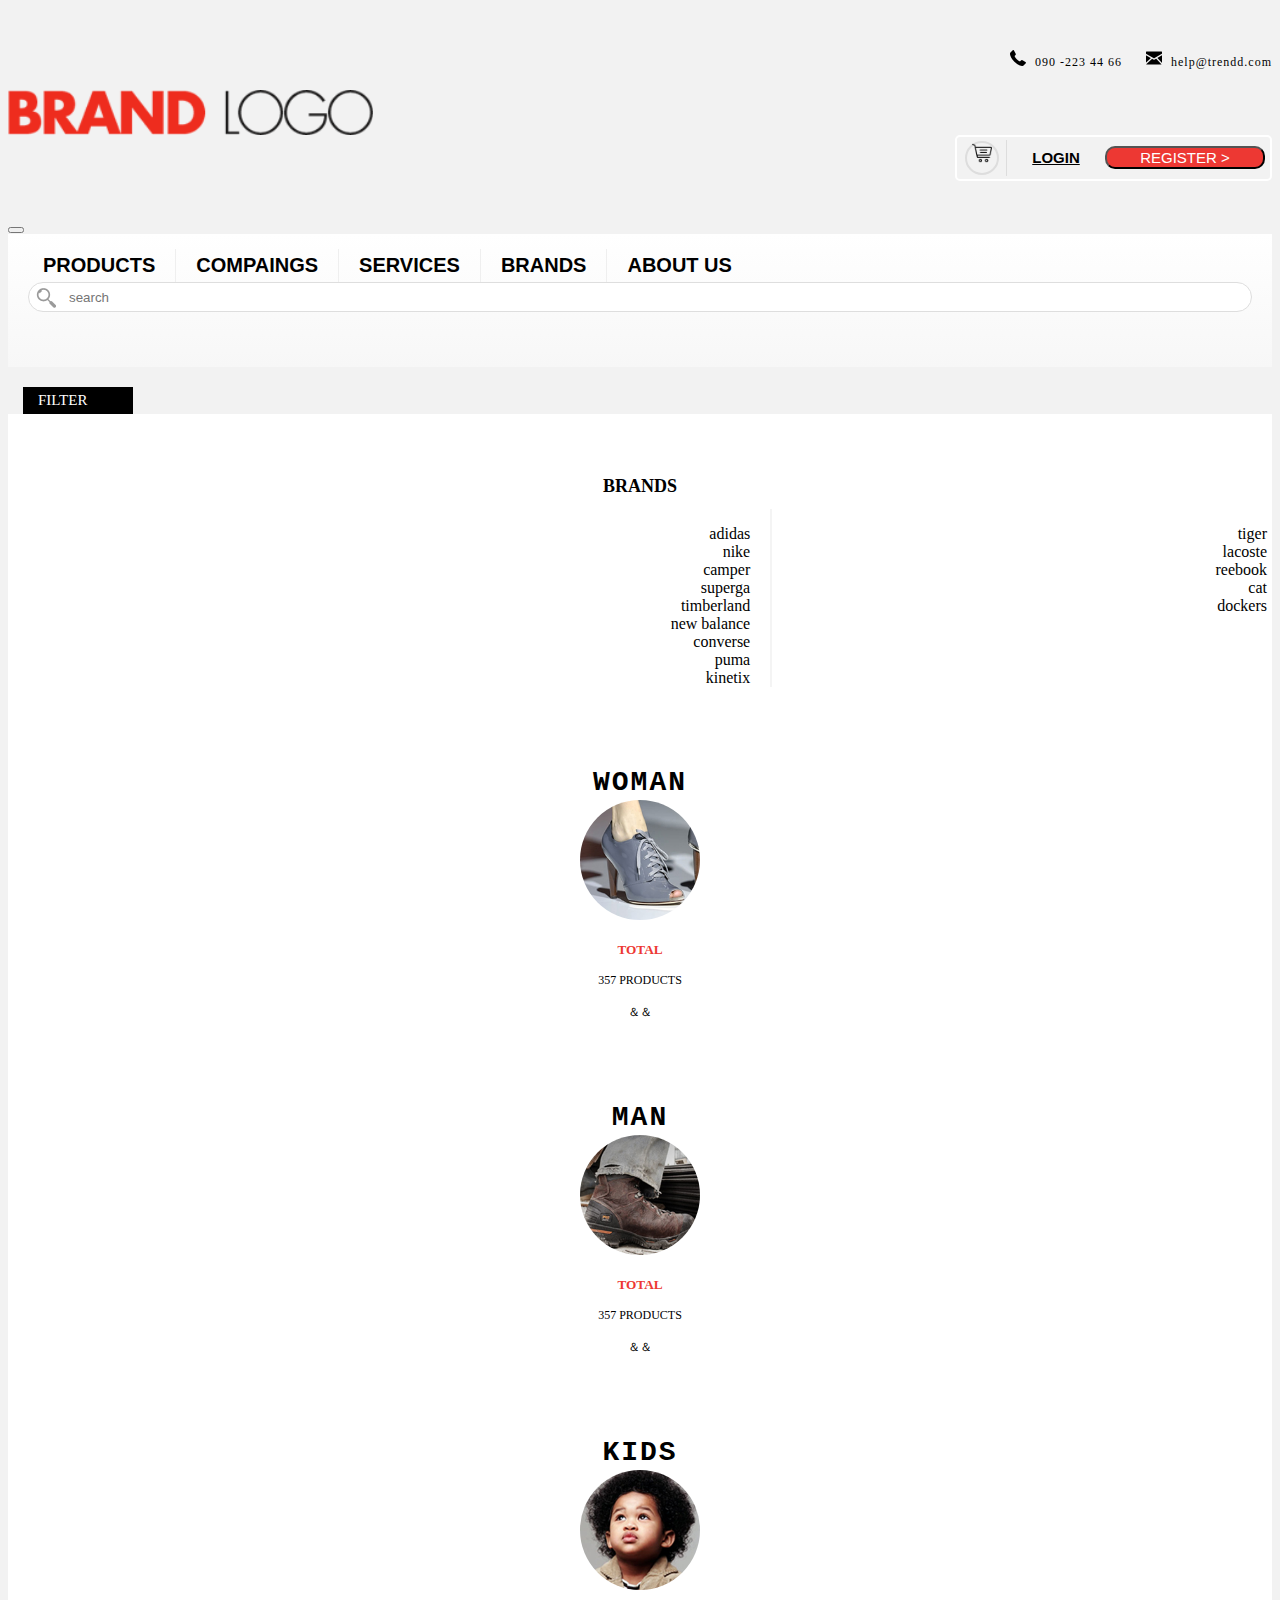
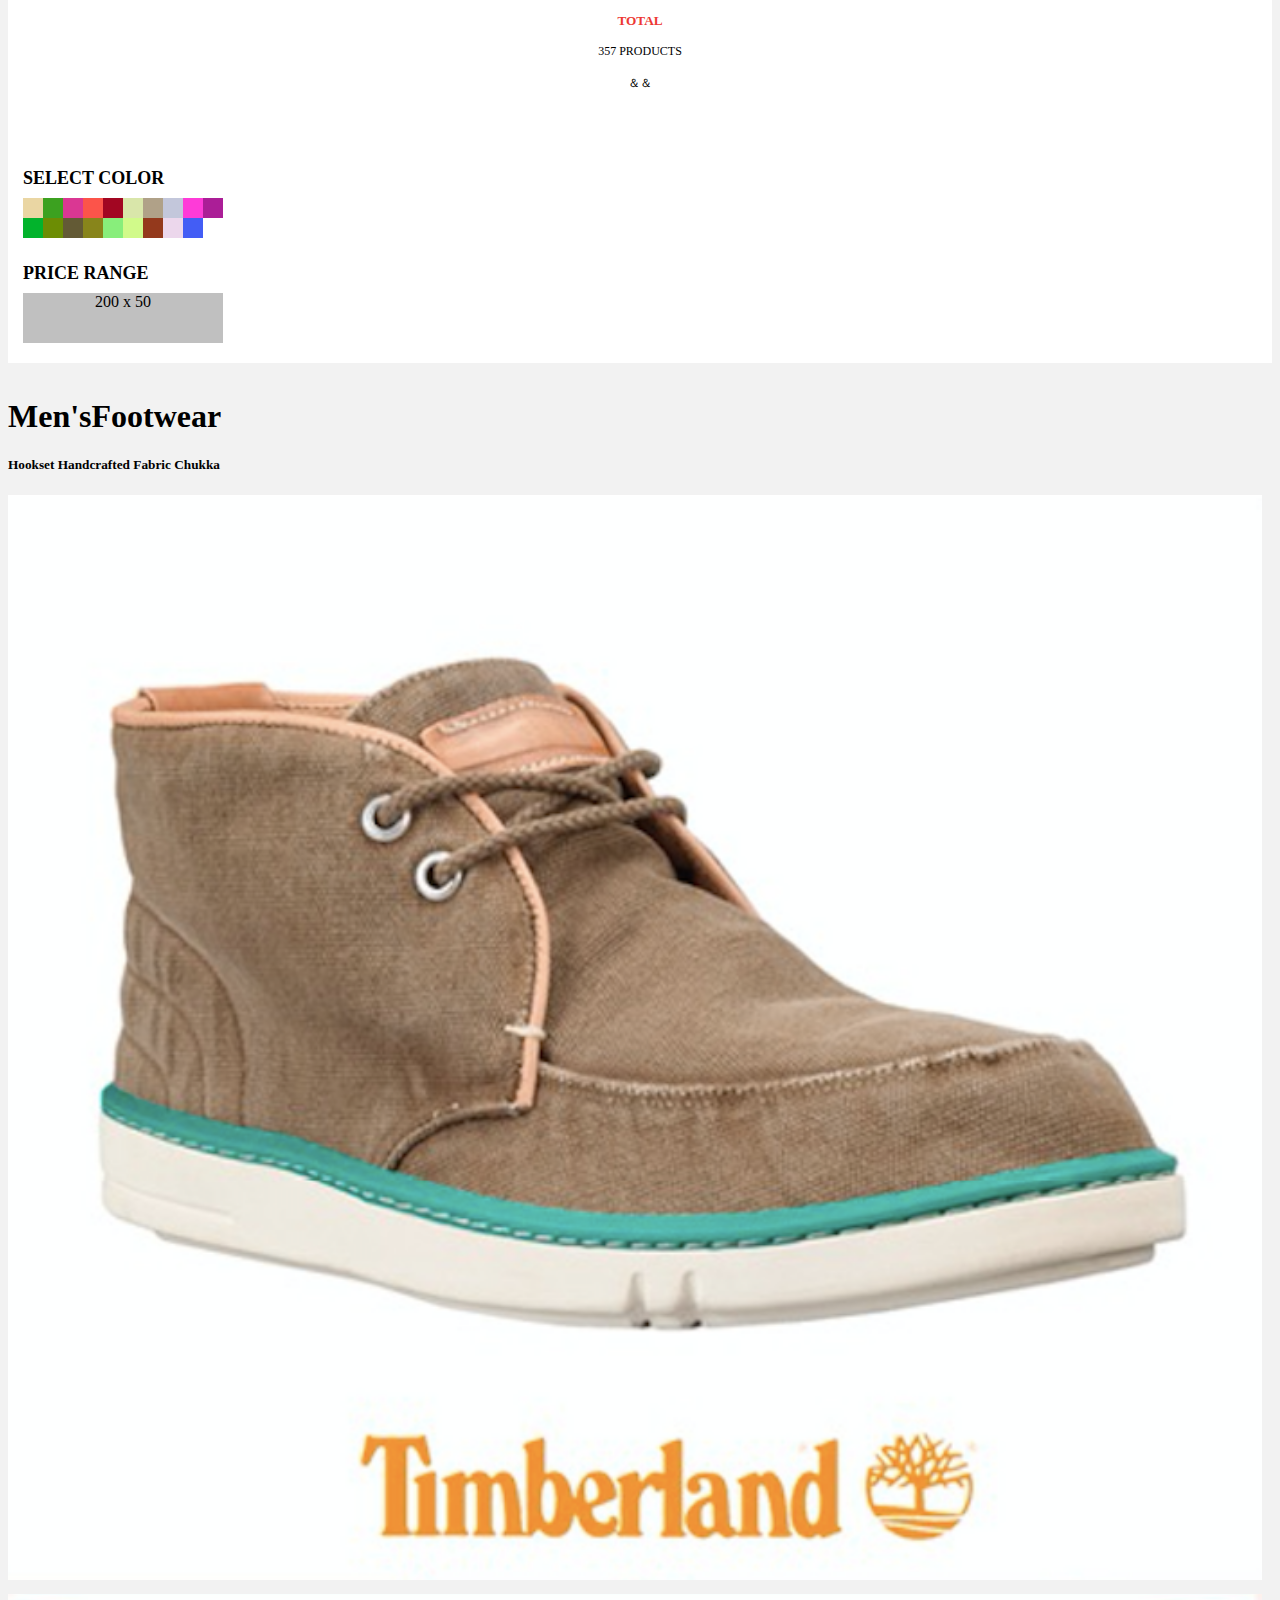
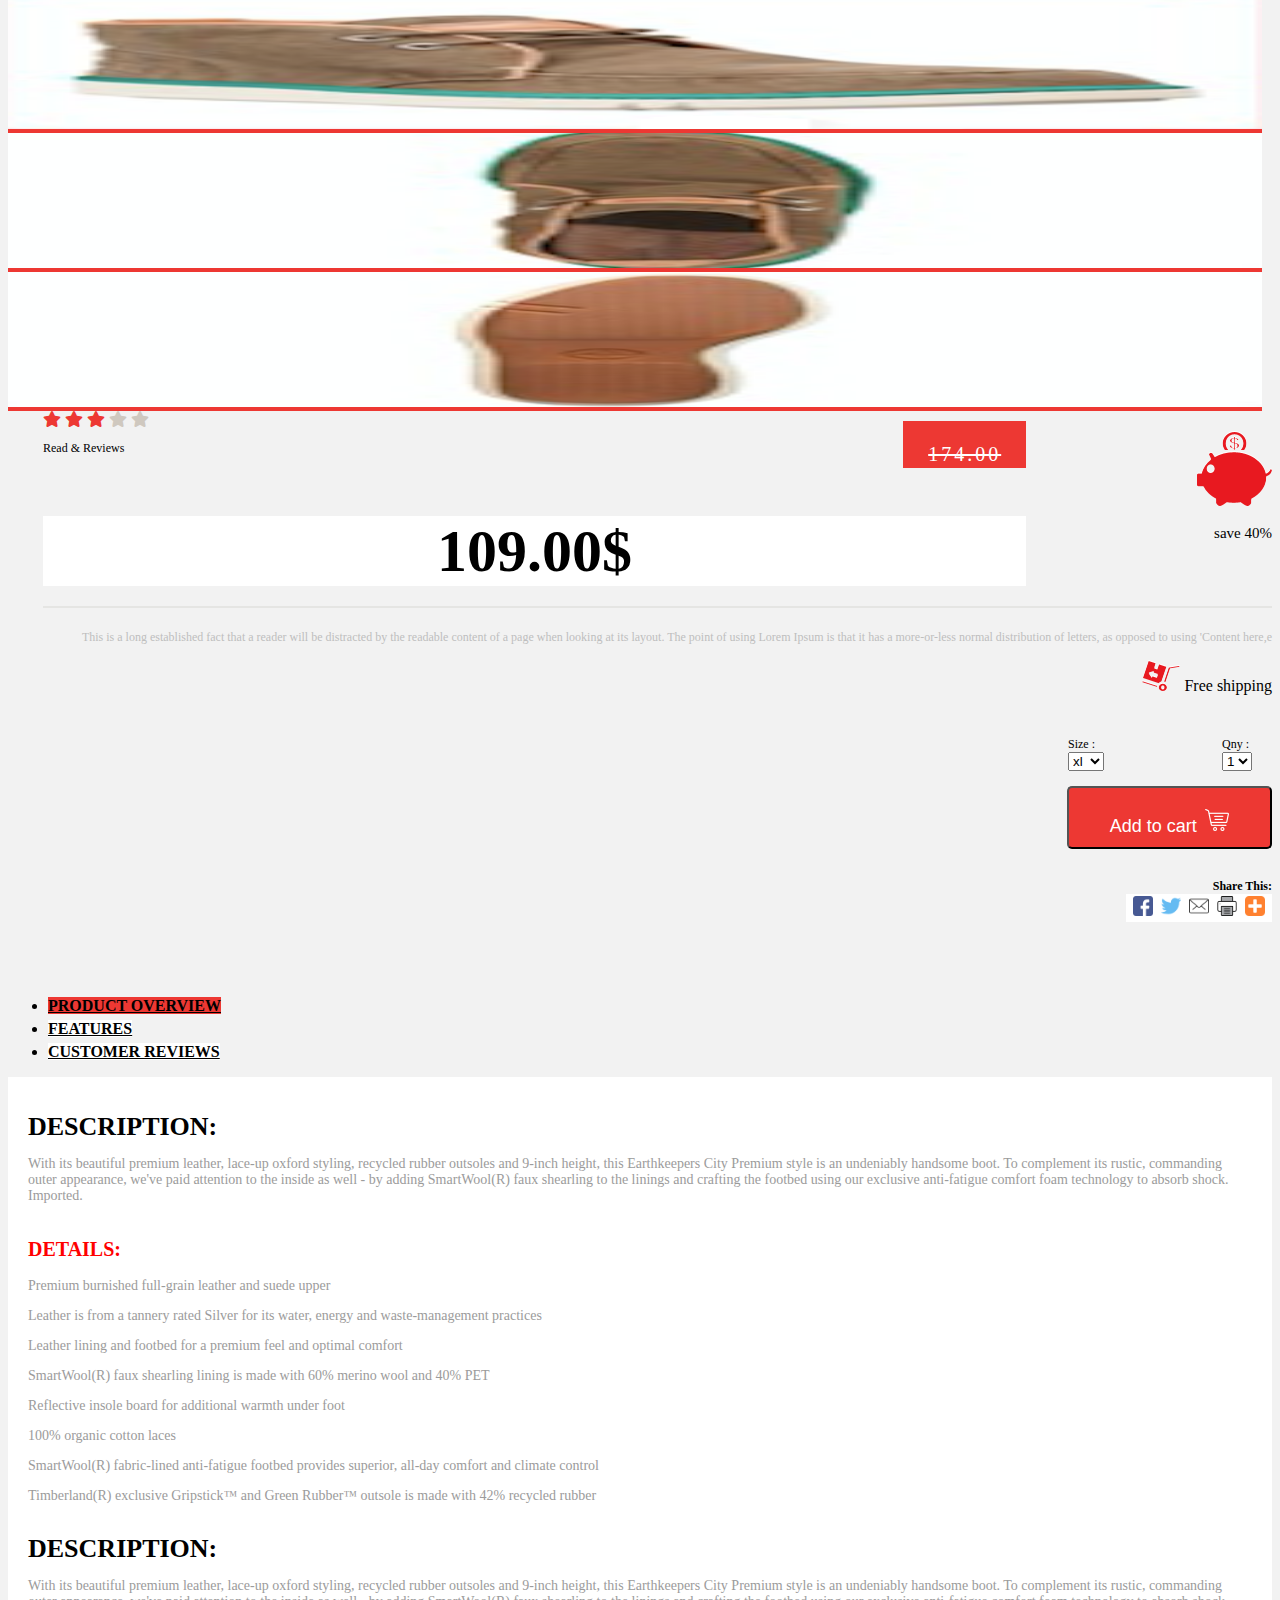
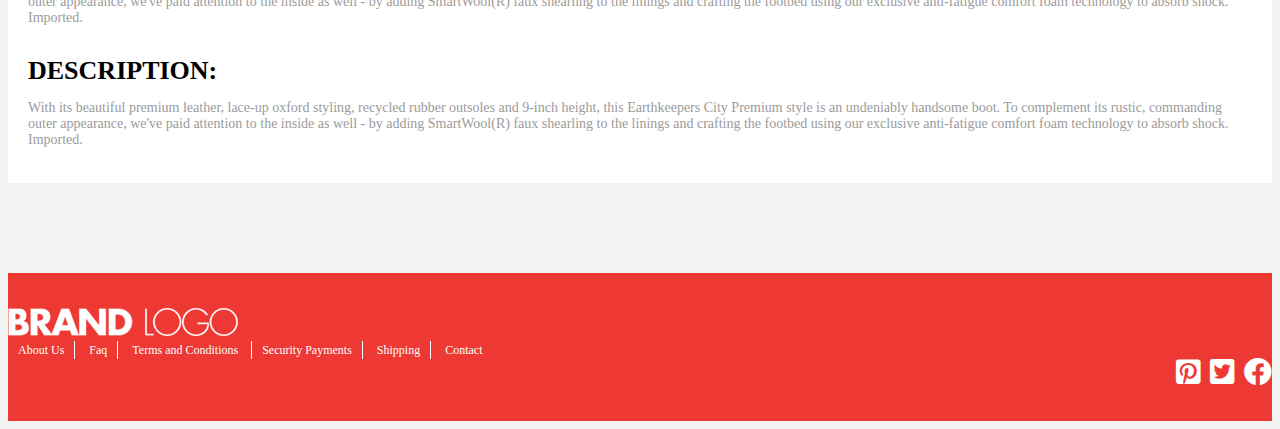
<file: index.html>
<!doctype html>
<html lang="en">

<head>
    <title>mickey-t7</title>
    <meta charset="utf-8">
    <meta name="viewport" content="width=device-width, initial-scale=1, shrink-to-fit=no">
    <link rel="stylesheet" href="https://maxcdn.bootstrapcdn.com/bootstrap/4.0.0-beta.2/css/bootstrap.min.css" integrity="sha384-PsH8R72JQ3SOdhVi3uxftmaW6Vc51MKb0q5P2rRUpPvrszuE4W1povHYgTpBfshb" crossorigin="anonymous">
    <link rel="stylesheet" href="css/header.css">
    <link rel="stylesheet" href="css/main.css">
    <link rel="stylesheet" href="css/footer.css">
    <link href="https://use.fontawesome.com/releases/v5.0.6/css/all.css" rel="stylesheet">
    <script src="https://code.jquery.com/jquery-3.2.1.slim.min.js " integrity="sha384-KJ3o2DKtIkvYIK3UENzmM7KCkRr/rE9/Qpg6aAZGJwFDMVNA/GpGFF93hXpG5KkN " crossorigin="anonymous "></script>
    <script src="https://cdnjs.cloudflare.com/ajax/libs/popper.js/1.12.9/umd/popper.min.js " integrity="sha384-ApNbgh9B+Y1QKtv3Rn7W3mgPxhU9K/ScQsAP7hUibX39j7fakFPskvXusvfa0b4Q " crossorigin="anonymous "></script>
    <script src="https://maxcdn.bootstrapcdn.com/bootstrap/4.0.0-beta.3/js/bootstrap.min.js " integrity="sha384-a5N7Y/aK3qNeh15eJKGWxsqtnX/wWdSZSKp+81YjTmS15nvnvxKHuzaWwXHDli+4 " crossorigin="anonymous "></script>
</head>

<body>
    <div class="container ">
        <div class=" header">
            <div class="connection">
                <img src="img/phone-receiver.png">
                <p>090 -223 44 66</p>
                <img src="img/email-envelope.png">
                <P>help@trendd.com</P>
            </div>
            <div class="row no-gutters">
                <div class="col-12 col-md-6">
                    <div class="logo"><img src="img/logo.png"></div>
                </div>
                <div class="col-12 col-md-6 button-group">
                    <div class="sign-in">
                        <button class="button1">
                            <div class="shopping-car">
                                <img src="img/shopping-cart.png">
                            </div>
                        </button>
                        <button class="button2"><a href="#">LOGIN</a></button>
                        <button class="button3">REGISTER ></button>
                    </div>
                </div>
            </div>
        </div>
        <!-- navs -->
        <nav class=" navbar-expand-md navbar-light">
            <button class="navbar-toggler" type="button" data-toggle="collapse" data-target="#navbarTogglerDemo01" aria-controls="navbarTogglerDemo01" aria-expanded="false" aria-label="Toggle navigation">
                <span class="navbar-toggler-icon"></span>
            </button>
            <div class="collapse navbar-collapse" id="navbarTogglerDemo01">
                <div class="guide">
                    <div class="row ">
                        <div class="col-lg-9 col-12">
                            <div class="content">
                                <a href="#">
                                    <div class="items ">PRODUCTS</div>
                                </a>
                                <a href="#">
                                    <div class="items ">COMPAINGS</div>
                                </a>
                                <a href="#">
                                    <div class="items ">SERVICES</div>
                                </a>
                                <a href="#">
                                    <div class="items ">BRANDS</div>
                                </a>
                                <a href="#">
                                    <div class="items-last ">ABOUT US</div>
                                </a>
                            </div>
                        </div>
                        <div class="col-lg-3 col-12 ">
                            <div class="searching">
                                <input type="search" placeholder="search">
                            </div>
                        </div>
                    </div>
                </div>
            </div>
        </nav>
        <!-- main -->
        <div class="tag">FILTER</div>
        <div class="filter">
            <div class="row">
                <div class="col-lg-3 col-12">
                    <div class=" brands ">
                        <h5>BRANDS</h5>
                        <div class="brands-box">
                            <div class="brands-box-left">
                                <ul>
                                    <li>adidas</li>
                                    <li>nike</li>
                                    <li>camper</li>
                                    <li>superga</li>
                                    <li>timberland</li>
                                    <li>new balance</li>
                                    <li>converse</li>
                                    <li>puma</li>
                                    <li>kinetix</li>
                                </ul>
                            </div>
                            <div class="brands-box-right">
                                <ul>
                                    <li>tiger</li>
                                    <li>lacoste</li>
                                    <li>reebook</li>
                                    <li>cat</li>
                                    <li>dockers</li>
                                </ul>
                            </div>
                        </div>
                    </div>
                </div>
                <div class="col-lg-6 col-12">
                    <div class="gender">
                        <div class="row ">
                            <div class="col-lg-4 col-12">
                                <div class="gender-box">
                                    <h3>WOMAN</h3>
                                    <div class="woman">
                                        <img src="img/trans1.png">
                                    </div>
                                    <h5>TOTAL</h5>
                                    <p>357 PRODUCTS</p>
                                    <p>＆＆</p>
                                </div>
                            </div>
                            <div class="col-lg-4 col-12">
                                <div class="gender-box">
                                    <h3>MAN</h3>
                                    <div class="man">
                                        <img src="img/trans2.png">
                                    </div>
                                    <h5>TOTAL</h5>
                                    <p>357 PRODUCTS</p>
                                    <p>＆＆</p>
                                </div>
                            </div>
                            <div class="col-lg-4 col-12">
                                <div class="gender-box">
                                    <h3>KIDS</h3>
                                    <div class="kids">
                                        <img src="img/trans3.png">
                                    </div>
                                    <h5>TOTAL</h5>
                                    <p>357 PRODUCTS</p>
                                    <p>＆＆</p>
                                </div>
                            </div>
                        </div>
                    </div>
                </div>
                <div class="col-lg-3 col-12">
                    <div class="select">
                        <h5>SELECT COLOR</h5>
                        <div class="color-box">
                            <div class="color"></div>
                            <div class="color"></div>
                            <div class="color"></div>
                            <div class="color"></div>
                            <div class="color"></div>
                            <div class="color"></div>
                            <div class="color"></div>
                            <div class="color"></div>
                            <div class="color"></div>
                            <div class="color"></div>
                            <div class="color"></div>
                            <div class="color"></div>
                            <div class="color"></div>
                            <div class="color"></div>
                            <div class="color"></div>
                            <div class="color"></div>
                            <div class="color"></div>
                            <div class="color"></div>
                            <div class="color"></div>
                        </div>
                        <h5>PRICE  RANGE</h5>
                        <div class="range">
                            200 x 50
                        </div>
                    </div>
                </div>
            </div>
        </div>
        <div class="footwear">
            <h1>Men'sFootwear</h1>
            <h5>Hookset Handcrafted Fabric Chukka</h5>
            <div class="row no-gutters">
                <div class="col-lg-6 col-12">
                    <div class="product-large">
                        <img src="img/product.png">
                    </div>
                    <div class="row no-gutters">
                        <div class="col-4">
                            <div class="product-small">
                                <img src="img/product_s3.png">
                            </div>
                        </div>
                        <div class="col-4">
                            <div class="product-small">
                                <img src="img/product_s2.png">
                            </div>
                        </div>
                        <div class="col-4">
                            <div class="product-small">
                                <img src="img/product_s1.png">
                            </div>
                        </div>
                    </div>
                </div>
                <div class="col-lg-6 col-12">
                    <div class="shopping">
                        <div class="shopping-top">
                            <div class="price-numbers">
                                <div class="star">
                                    <i class="fas fa-star "></i>
                                    <i class="fas fa-star "></i>
                                    <i class="fas fa-star "></i>
                                    <i class="fas fa-star star-dark"></i>
                                    <i class="fas fa-star star-dark"></i>
                                    <p>Read & Reviews</p>
                                </div>
                                <div class="delete-number">
                                    <p>174.00</p>
                                </div>
                                <div class="discont">
                                    <p>109.00$</p>
                                </div>
                            </div>
                            <div class="pig">
                                <img src="img/save.png">
                                <p>save <span> 40%</span></p>
                            </div>
                        </div>
                        <div class="shopping-down">
                            <p>This is a long established fact that a reader will be distracted by the readable content of a page when looking at its layout. The point of using Lorem Ipsum is that it has a more-or-less normal distribution of letters, as opposed to using 'Content here,e</p>
                            <div class="red-car">
                                <img src="img/shiping-icon.png">
                                <p>Free shipping</p>
                            </div>
                            <div class="forms">
                                <div class="size">
                                    <p>Size :</p>
                                    <select class="form-control" >
                                        <option>xl</option>
                                        <option>l</option>
                                        <option>m</option>
                                        <option>s</option>
                                        <option>xs</option>
                                    </select>
                                </div>
                                <div class="quantity">
                                    <p>Qny :</p>
                                    <select class="form-control" >
                                        <option>1</option>
                                        <option>2</option>
                                        <option>3</option>
                                        <option>4</option>
                                        <option>5</option>
                                        <option>6</option>
                                        <option>7</option>
                                        <option>8</option>
                                    </select>
                                </div>
                            </div>
                            <button class="cart">
                                <p>Add to cart</p>
                                <img src="img/shopping-cart-white.png">
                            </button>
                            <div class="share">
                                <p>Share This:</p>
                                <div class="share-box">
                                    <img src="img/facebook.png">
                                    <img src="img/twitter.png">
                                    <img src="img/mail.png">
                                    <img src="img/printer.png">
                                    <img src="img/plugs.png">
                                </div>
                            </div>
                        </div>
                    </div>
                </div>
            </div>
        </div>
        <div class="menu-box ">
            <ul class="nav nav-pills" id="pills-tab">
                <li class="nav-item menu">
                    <a class="nav-link menu-items active " id="pills-home-tab" data-toggle="pill" href="#pills-home" role="tab" aria-controls="pills-home" aria-selected="true">PRODUCT OVERVIEW</a>
                </li>
                <li class="nav-item menu">
                    <a class="nav-link menu-items" id="pills-profile-tab" data-toggle="pill" href="#pills-profile" role="tab" aria-controls="pills-profile" ara-selected="false">FEATURES</a>
                </li>
                <li class="nav-item menu">
                    <a class="nav-link menu-items" id="pills-contact-tab" data-toggle="pill" href="#pills-contact" role="tab" aria-controls="pills-contact" aria-selected="false">CUSTOMER REVIEWS</a>
                </li>
            </ul>
            <div class="tab-content menu-text" id="pills-tabContent">
                <div class="tab-pane fade show active" id="pills-home" role="tabpanel" aria-labelledby="pills-home-tab">
                    <h3>DESCRIPTION:</h3>
                    <p>With its beautiful premium leather, lace-up oxford styling, recycled rubber outsoles and 9-inch height, this Earthkeepers City Premium style is an undeniably handsome boot. To complement its rustic, commanding outer appearance, we've paid attention to the inside as well - by adding SmartWool(R) faux shearling to the linings and crafting the footbed using our exclusive anti-fatigue comfort foam technology to absorb shock. Imported.
                    </p>
                    <h6>DETAILS:</h6>
                    <p>Premium burnished full-grain leather and suede upper</p>
                    <p>Leather is from a tannery rated Silver for its water, energy and waste-management practices</p>
                    <p>Leather lining and footbed for a premium feel and optimal comfort</p>
                    <p>SmartWool(R) faux shearling lining is made with 60% merino wool and 40% PET</p>
                    <p>Reflective insole board for additional warmth under foot</p>
                    <p>100% organic cotton laces</p>
                    <p>SmartWool(R) fabric-lined anti-fatigue footbed provides superior, all-day comfort and climate control</p>
                    <p>Timberland(R) exclusive Gripstick™ and Green Rubber™ outsole is made with 42% recycled rubber</p>
                </div>
                <div class="tab-pane fade" id="pills-profile" role="tabpanel" aria-labelledby="pills-profile-tab">
                    <h3>DESCRIPTION:</h3>
                    <p>With its beautiful premium leather, lace-up oxford styling, recycled rubber outsoles and 9-inch height, this Earthkeepers City Premium style is an undeniably handsome boot. To complement its rustic, commanding outer appearance, we've paid attention to the inside as well - by adding SmartWool(R) faux shearling to the linings and crafting the footbed using our exclusive anti-fatigue comfort foam technology to absorb shock. Imported.
                    </p>
                </div>
                <div class="tab-pane fade" id="pills-contact" role="tabpanel" aria-labelledby="pills-contact-tab">
                    <h3>DESCRIPTION:</h3>
                    <p>With its beautiful premium leather, lace-up oxford styling, recycled rubber outsoles and 9-inch height, this Earthkeepers City Premium style is an undeniably handsome boot. To complement its rustic, commanding outer appearance, we've paid attention to the inside as well - by adding SmartWool(R) faux shearling to the linings and crafting the footbed using our exclusive anti-fatigue comfort foam technology to absorb shock. Imported.
                    </p>
                </div>
            </div>
        </div>
    </div>
    <div class="footer">
        <div class="container">
            <div class="row no-gutters">
                <div class="col-lg-3 col-12">
                    <img src="img/footerlogo.png">
                </div>
                <div class="col-lg-6 col-12">
                    <div class="row">
                        <div class="col-12 footer-link">
                            <a href="#" class="footer-items">About Us</a>
                            <a href="#" class="footer-items">Faq</a>
                            <a href="#" class="footer-items">Terms and Conditions
                            </a>
                            <a href="#" class="footer-items">Security Payments</a>
                            <a href="#" class="footer-items">Shipping</a>
                            <a href="#" class="footer-last">Contact</a>
                        </div>
                    </div>
                </div>
                <div class="col-lg-3 col-12">
                    <div class="footer-icons">
                        <i class="fab fa-pinterest-square"></i>
                        <i class="fab fa-twitter-square"></i>
                        <i class="fab fa-facebook"></i>
                    </div>
                </div>
            </div>
        </div>
</body>

</html>
</file>
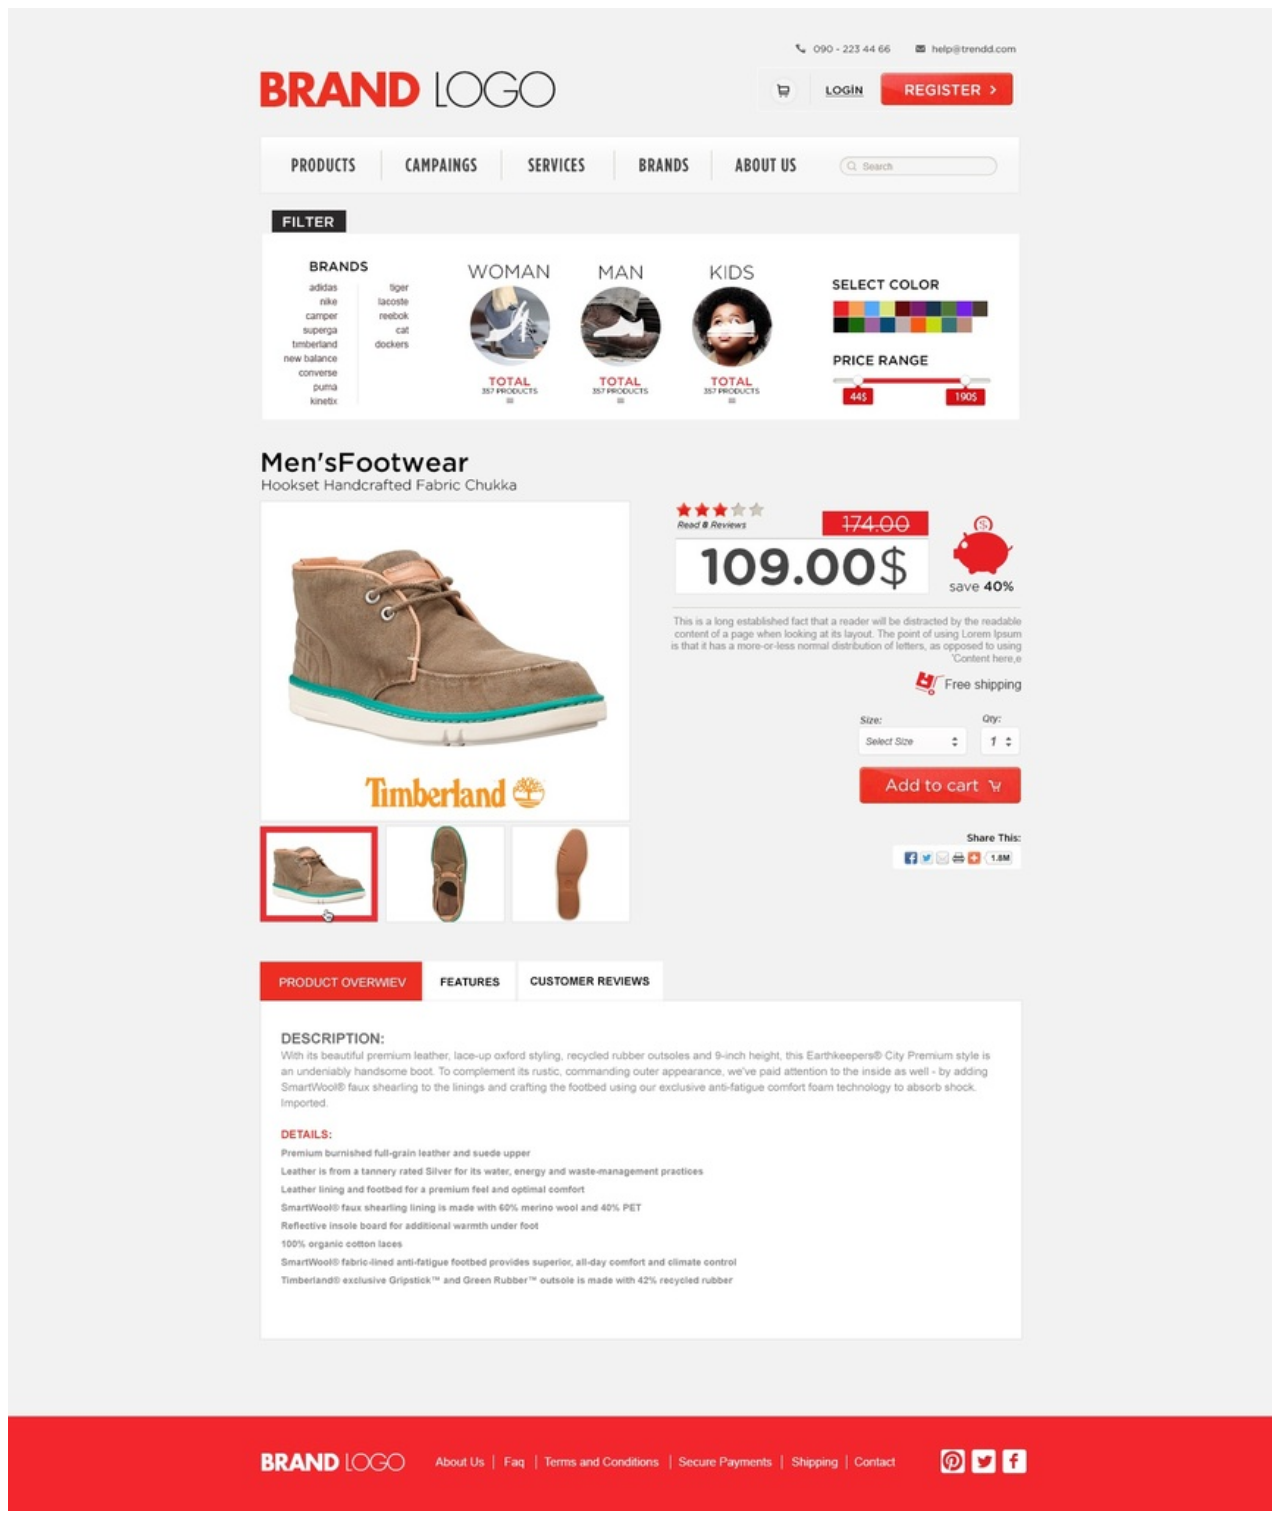
<file: demo.html>
<!doctype html>
<html lang="en">

<head>
    <title>demo</title>
    <meta charset="utf-8">
    <meta name="viewport" content="width=device-width, initial-scale=1, shrink-to-fit=no">
    <link rel="stylesheet" href="https://cdnjs.cloudflare.com/ajax/libs/font-awesome/4.7.0/css/font-awesome.min.css" />
    <link rel="stylesheet" href="https://maxcdn.bootstrapcdn.com/bootstrap/4.0.0-beta.2/css/bootstrap.min.css" integrity="sha384-PsH8R72JQ3SOdhVi3uxftmaW6Vc51MKb0q5P2rRUpPvrszuE4W1povHYgTpBfshb" crossorigin="anonymous">
    
    
</head>

<body>
    <img src="template_7.jpg" width="100%">
</body>

</html>
</file>
<file: css/header.css>
body {
  background-color: #f2f2f2; }

.header {
  padding: 35px 0; }

.connection {
  text-align: right;
  padding-bottom: 20px; }
  .connection img {
    display: inline-block;
    margin-left: 20px; }
  .connection p {
    display: inline-block;
    margin-bottom: 0;
    font-size: 12px;
    letter-spacing: 1px;
    margin-left: 5px; }

.logo {
  height: 45px; }
  .logo img {
    height: 100%; }
@media(max-width: 540px) {
  .logo img {
    width: 100%; } }
.button-group {
  text-align: right; }
@media(max-width: 540px) {
  .button-group {
    text-align: center; } }
.sign-in {
  display: inline-block;
  height: 100%;
  border: 2px solid #fff;
  border-radius: 5px;
  padding: 3px 5px 3px 0; }
@media(max-width: 540px) {
  .sign-in {
    margin-top: 10px; } }
.button1 {
  width: 50px;
  height: 100%;
  background-color: #f2f2f2;
  border: 0;
  border-right: 1px solid #dddddd; }

.shopping-car {
  margin: 0 auto;
  width: 30px;
  height: 30px;
  border: 2px solid #dddddd;
  border-radius: 50px; }
  .shopping-car img {
    width: 20px;
    height: 20px; }

.button2 {
  font-size: 15px;
  height: 100%;
  background-color: #f2f2f2;
  width: 90px;
  font-weight: bold;
  border: 0; }
  .button2 a {
    color: #000; }

.button3 {
  background-color: #ed3833;
  color: #fff;
  font-size: 15px;
  border-radius: 10px;
  height: 100%;
  width: 160px; }

.guide {
  width: 100%;
  background: linear-gradient(#fff, #f7f7f7); }

.content {
  display: flex;
  flex-wrap: wrap;
  padding: 15px; }
  .content a {
    text-decoration: none; }

.items, .items-last {
  color: #000;
  font-family: Arial Narrow, sans-serif;
  padding: 5px 20px;
  font-size: 20px;
  font-weight: bold;
  border-right: 1px #efefef solid; }

.items-last {
  border: 0; }

.searching {
  padding: 20px;
  position: relative;
  top: 50%;
  transform: translateY(-50%); }
  .searching input {
    outline: none;
    width: 100%;
    height: 30px;
    padding: 0 40px;
    border: 1px solid #dedede;
    border-radius: 30px;
    background-image: url("../img/search.png");
    background-repeat: no-repeat;
    background-size: auto;
    background-position: 7px 5px; }

/*# sourceMappingURL=header.css.map */
</file>
<file: css/main.css>
.tag {
  background-color: #000;
  color: #fff;
  padding: 5px 15px;
  margin-top: 20px;
  margin-left: 15px;
  font-size: 15px;
  width: 80px; }

.filter {
  background-color: #fff;
  margin-bottom: 35px; }

.brands {
  padding: 30px 0 20px;
  text-align: center; }
  .brands h5 {
    margin-bottom: 0;
    font-size: 18px;
    line-height: 25px; }

.brands-box {
  display: flex;
  margin-top: 10px; }

.brands-box-left {
  width: 60%;
  text-align: right;
  padding-right: 20px;
  border-right: 2px solid #f4f4f4; }
  .brands-box-left ul {
    -webkit-padding-start: 0px;
    list-style: none;
    margin-bottom: 0; }
  .brands-box-left li {
    cursor: pointer; }
    .brands-box-left li:hover {
      color: #ed3833; }

.brands-box-right {
  width: 40%;
  text-align: right;
  padding-right: 5px; }
  .brands-box-right ul {
    -webkit-padding-start: 0px;
    list-style: none;
    margin-bottom: 0; }
  .brands-box-right li {
    cursor: pointer; }
    .brands-box-right li:hover {
      color: #ed3833; }

.gender {
  padding: 0 15px; }

.gender-box {
  text-align: center;
  padding: 30px 0 20px; }
  .gender-box h3 {
    margin-bottom: 0;
    line-height: 35px;
    font-size: 28px;
    font-family: Courier New, monospace;
    letter-spacing: 2px; }
  .gender-box h5 {
    margin-bottom: 0;
    color: #ed3833; }
  .gender-box p {
    margin-bottom: 0;
    font-size: 12px;
    line-height: 20px; }

.woman, .man, .kids {
  width: 120px;
  height: 120px;
  border-radius: 50%;
  margin: 0 auto 15px;
  background-image: url("../img/p1.jpg");
  background-size: cover; }
  .woman img, .man img, .kids img {
    margin: 0 auto;
    width: 73%;
    position: relative;
    top: 50%;
    transform: translateY(-50%);
    opacity: 0; }
    .woman img:hover, .man img:hover, .kids img:hover {
      opacity: 1; }

.man {
  background-image: url("../img/p2.jpg"); }

.kids {
  background-image: url("../img/p3.jpg"); }

.select {
  padding: 30px 15px 20px; }
  .select h5 {
    margin-top: 15px;
    margin-bottom: 0;
    font-size: 18px;
    line-height: 40px; }
@media(max-width: 560px) {
  .select h5 {
    text-align: center; } }
.color-box {
  font-size: 0;
  width: 200px; }
@media(max-width: 560px) {
  .color-box {
    margin: 0 auto; } }
.color {
  display: inline-block;
  width: 20px;
  height: 20px; }
  .color:nth-child(1) {
    background-color: #ead6a3; }
  .color:nth-child(2) {
    background-color: #3ca120; }
  .color:nth-child(3) {
    background-color: #da3793; }
  .color:nth-child(4) {
    background-color: #fc544a; }
  .color:nth-child(5) {
    background-color: #a20622; }
  .color:nth-child(6) {
    background-color: #d9e6aa; }
  .color:nth-child(7) {
    background-color: #b0a188; }
  .color:nth-child(8) {
    background-color: #c3c7db; }
  .color:nth-child(9) {
    background-color: #fe3bd8; }
  .color:nth-child(10) {
    background-color: #ab1e97; }
  .color:nth-child(11) {
    background-color: #02b32c; }
  .color:nth-child(12) {
    background-color: #6c8d04; }
  .color:nth-child(13) {
    background-color: #635a35; }
  .color:nth-child(14) {
    background-color: #88851b; }
  .color:nth-child(15) {
    background-color: #88ee7b; }
  .color:nth-child(16) {
    background-color: #d1fa8a; }
  .color:nth-child(17) {
    background-color: #94391c; }
  .color:nth-child(18) {
    background-color: #ecd7ec; }
  .color:nth-child(19) {
    background-color: #435df5; }

.range {
  width: 200px;
  height: 50px;
  background-color: #c0c0c0;
  text-align: center; }
@media(max-width: 560px) {
  .range {
    margin: 0 auto; } }
.footwear {
  margin-bottom: 65px; }

.product-large {
  padding-right: 10px;
  padding-bottom: 10px; }
  .product-large img {
    width: 100%; }

.product-small {
  background-color: #ed3833;
  margin-right: 10px; }
  .product-small img {
    width: 100%;
    height: 135px; }
    .product-small img:hover {
      transform: scale(0.9); }

.shopping {
  padding-left: 35px; }
@media(max-width: 540px) {
  .shopping {
    padding-left: 0;
    margin-top: 15px; } }
.shopping-top {
  display: flex;
  padding-bottom: 20px;
  border-bottom: 2px solid #e5e5e3; }

.price-numbers {
  flex: 0 0 80%;
  width: 80%; }

.pig {
  flex: 0 0 20%;
  width: 20%;
  text-align: right; }
@media(max-width: 540px) {
  .pig {
    padding-right: 10px; } }
  .pig p {
    margin-bottom: 0;
    font-size: 15px; }
  .pig img {
    margin-top: 20px;
    max-width: 80%; }

.star {
  display: inline-block; }
  .star p {
    margin-bottom: 0;
    font-size: 12px; }

.fas {
  color: #ed3833; }

.star-dark {
  color: #cfc8bf; }
  .star-dark:hover {
    color: #ed3833; }

.delete-number {
  float: right;
  display: inline-block;
  padding: 2px 25px;
  margin-top: 10px;
  background-color: #ed3833; }
  .delete-number p {
    font-size: 20px;
    letter-spacing: 3px;
    font-weight: 100;
    margin-bottom: 0;
    color: #fff;
    text-decoration: line-through; }

.discont {
  clear: both;
  width: 100%;
  text-align: center;
  margin-top: 10px; }
  .discont p {
    line-height: 70px;
    padding: 0px 20px;
    font-size: 60px;
    font-weight: bold;
    background-color: #fff;
    margin-bottom: 0; }

.shopping-down {
  padding: 10px 0;
  text-align: right; }
  .shopping-down p {
    margin-bottom: 0;
    font-size: 12px;
    color: #bebebe; }

.red-car {
  margin: 15px 0; }
  .red-car img {
    display: inline-block; }
  .red-car p {
    color: #000;
    font-size: 16px;
    display: inline-block; }

.forms {
  padding: 15px 0; }

.size {
  display: inline-block;
  width: 150px;
  text-align: left; }
  .size p {
    color: #000; }

.quantity {
  display: inline-block;
  width: 50px;
  text-align: left; }
  .quantity p {
    color: #000; }

.cart {
  text-align: center;
  width: 205px;
  border-radius: 5px;
  background-color: #ed3833;
  padding: 10px 15px; }
  .cart p {
    font-size: 18px;
    color: #fff;
    display: inline-block; }
  .cart img {
    width: 24px;
    margin-left: 5px; }

.share {
  text-align: right;
  margin-top: 30px; }
  .share p {
    font-size: 12px;
    font-weight: bold;
    color: #000; }

.share-box {
  display: inline-block;
  background-color: #FFF;
  padding: 2px 5px; }
  .share-box img {
    width: 20px;
    margin: 0 2px; }

.menu-box {
  margin-bottom: 90px; }

.menu {
  margin-bottom: 5px; }
  .menu a {
    background-color: #fff;
    border: 0;
    color: #000;
    border-radius: 0; }

.menu-items {
  margin-right: 5px;
  color: #000;
  border-radius: 0 !important;
  font-weight: bold; }
  .menu-items:hover {
    border: 0;
    background-color: #ed3833;
    color: #fff; }

.menu-text {
  background-color: #fff;
  padding: 5px 20px 35px; }
  .menu-text h3 {
    margin-bottom: 0;
    line-height: 30px;
    margin-top: 30px;
    font-size: 26px; }
  .menu-text h6 {
    margin-bottom: 0;
    line-height: 30px;
    margin-top: 30px;
    font-size: 20px;
    color: red; }
  .menu-text p {
    margin-bottom: 0;
    font-size: 14px;
    color: #9b9b9b; }

.nav-link.active {
  background-color: #ed3833 !important; }

/*# sourceMappingURL=main.css.map */
</file>
<file: css/footer.css>
.footer {
  padding: 35px 0;
  background-color: #ed3833;
  width: 100%;
  height: auto; }

.footer-items, .footer-last {
  text-align: center;
  font-size: 12px;
  padding: 2px 10px;
  color: #fff;
  border-right: 1px solid #fff; }

.footer-last {
  border: 0; }

@media(max-width: 540px) {
  .footer-link {
    margin: 10px 0; } }
.footer-link a {
  text-decoration: none; }
  .footer-link a:hover {
    color: #fff; }

.footer-icons {
  text-align: right; }
  .footer-icons i {
    color: #fff;
    font-size: 28px;
    margin-left: 5px; }

/*# sourceMappingURL=footer.css.map */
</file>
